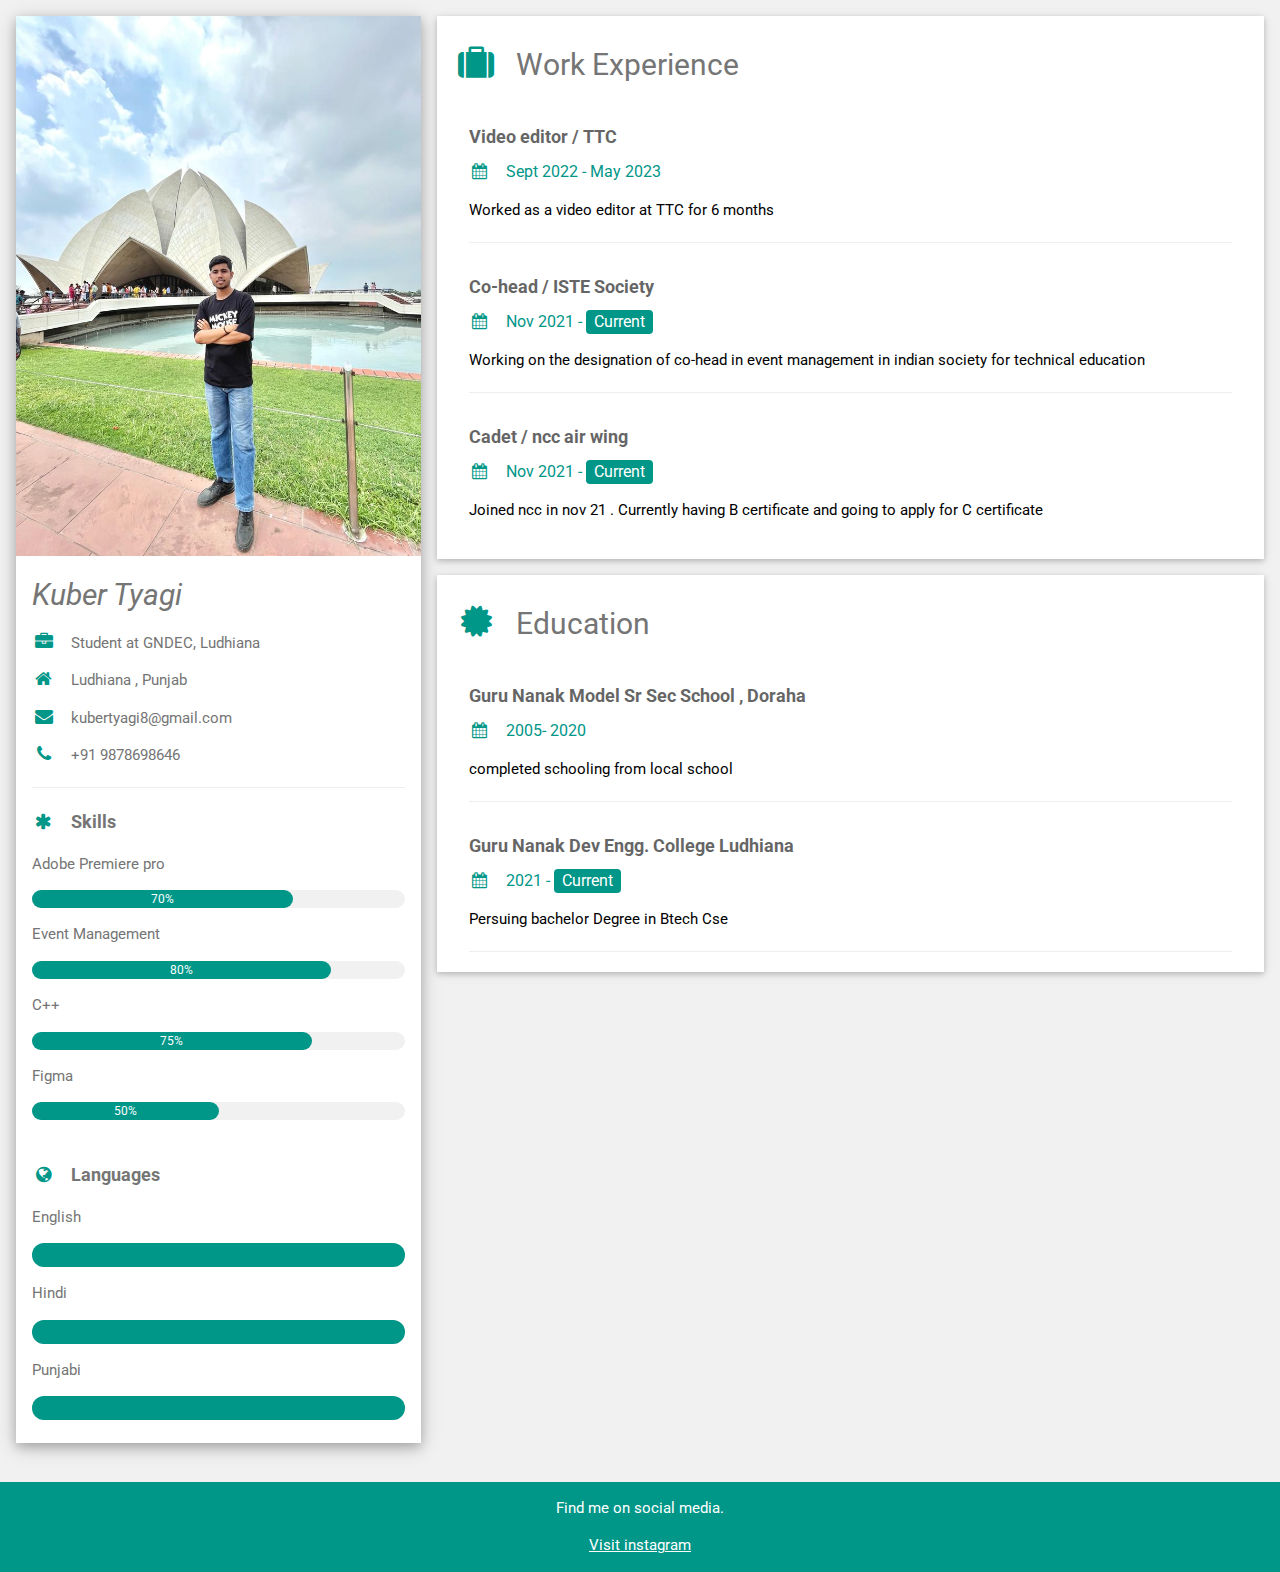
<file: kuber/index.html>
<!DOCTYPE html>
<html>
<head>
<title>KUBER TYAGI RESUME </title>
<meta charset="UTF-8">
<meta name="viewport" content="width=device-width, initial-scale=1">
<link rel="stylesheet" href="https://www.w3schools.com/w3css/4/w3.css">
<link rel='stylesheet' href='https://fonts.googleapis.com/css?family=Roboto'>
<link rel="stylesheet" href="https://cdnjs.cloudflare.com/ajax/libs/font-awesome/4.7.0/css/font-awesome.min.css">
<style>
html,body,h1,h2,h3,h4,h5,h6 {font-family: "Roboto", sans-serif}
</style>
</head>
<body class="w3-light-grey">

<!-- Page Container -->
<div class="w3-content w3-margin-top" style="max-width:1400px;">

  <!-- The Grid -->
  <div class="w3-row-padding">
  
    <!-- Left Column -->
    <div class="w3-third">
    
      <div class="w3-white w3-text-grey w3-card-4">
        <div class="w3-display-container">
          <img src="pic2.jpg" style="width:100%" alt="Avatar">
          <!-- <div class="w3-display-bottomleft w3-container w3-text-white">
            <h2>Kuber Tyagi </h2>
          </div> -->
          
        </div>

        <div class="w3-container"> 
          <p><i class=""><h2>Kuber Tyagi</h2></i>
          <p><i class="fa fa-briefcase fa-fw w3-margin-right w3-large w3-text-teal"></i>Student at GNDEC, Ludhiana </p>
          <p><i class="fa fa-home fa-fw w3-margin-right w3-large w3-text-teal"></i>Ludhiana , Punjab</p>
          <p><i class="fa fa-envelope fa-fw w3-margin-right w3-large w3-text-teal"></i>kubertyagi8@gmail.com</p>
          <p><i class="fa fa-phone fa-fw w3-margin-right w3-large w3-text-teal"></i>+91 9878698646</p>
          <hr>

          <p class="w3-large"><b><i class="fa fa-asterisk fa-fw w3-margin-right w3-text-teal"></i>Skills</b></p>
          <p>Adobe Premiere pro </p>
          <div class="w3-light-grey w3-round-xlarge w3-small">
            <div class="w3-container w3-center w3-round-xlarge w3-teal" style="width:70%">70%</div>
          </div>
          <p>Event Management</p>
          <div class="w3-light-grey w3-round-xlarge w3-small">
            <div class="w3-container w3-center w3-round-xlarge w3-teal" style="width:80%">
              <div class="w3-center w3-text-white">80%</div>
            </div>
          </div>
          <p>C++</p>
          <div class="w3-light-grey w3-round-xlarge w3-small">
            <div class="w3-container w3-center w3-round-xlarge w3-teal" style="width:75%">75%</div>
          </div>
          <p>Figma </p>
          <div class="w3-light-grey w3-round-xlarge w3-small">
            <div class="w3-container w3-center w3-round-xlarge w3-teal" style="width:50%">50%</div>
          </div>
          <br>

          <p class="w3-large w3-text-theme"><b><i class="fa fa-globe fa-fw w3-margin-right w3-text-teal"></i>Languages</b></p>
          <p>English</p>
          <div class="w3-light-grey w3-round-xlarge">
            <div class="w3-round-xlarge w3-teal" style="height:24px;width:100%"></div>
          </div>
          <p>Hindi</p>
          <div class="w3-light-grey w3-round-xlarge">
            <div class="w3-round-xlarge w3-teal" style="height:24px;width:100%"></div>
          </div>
          <p>Punjabi </p>
          <div class="w3-light-grey w3-round-xlarge">
            <div class="w3-round-xlarge w3-teal" style="height:24px;width:100"></div>
          </div>
          <br>
        </div>
      </div><br>

    <!-- End Left Column -->
    </div>

    <!-- Right Column -->
    <div class="w3-twothird">
    
      <div class="w3-container w3-card w3-white w3-margin-bottom">
        <h2 class="w3-text-grey w3-padding-16"><i class="fa fa-suitcase fa-fw w3-margin-right w3-xxlarge w3-text-teal"></i>Work Experience</h2>
        <div class="w3-container">
          <h5 class="w3-opacity"><b>Video editor / TTC </b></h5>
          <h6 class="w3-text-teal"><i class="fa fa-calendar fa-fw w3-margin-right"></i>Sept 2022 - May 2023 </h6>
          <p>Worked as a video editor at TTC for 6 months </p>
          <hr>
        </div>
        <div class="w3-container">
          <h5 class="w3-opacity"><b>Co-head / ISTE Society </b></h5>
          <h6 class="w3-text-teal"><i class="fa fa-calendar fa-fw w3-margin-right"></i>Nov 2021 - <span class="w3-tag w3-teal w3-round">Current</span></h6>
          <p>Working on the designation of co-head in event management in indian society for technical education </p>
          <hr>
        </div>
        <div class="w3-container">
          <h5 class="w3-opacity"><b>Cadet / ncc air wing </b></h5>
          <h6 class="w3-text-teal"><i class="fa fa-calendar fa-fw w3-margin-right"></i>Nov 2021 - <span class="w3-tag w3-teal w3-round">Current</span></h6>
          <p>Joined ncc in nov 21 . Currently having B certificate and going to apply for C certificate </p><br>
        </div>
      </div>

      <div class="w3-container w3-card w3-white">
        <h2 class="w3-text-grey w3-padding-16"><i class="fa fa-certificate fa-fw w3-margin-right w3-xxlarge w3-text-teal"></i>Education</h2>
        <div class="w3-container">
          <h5 class="w3-opacity"><b>Guru Nanak Model Sr Sec School , Doraha </b></h5>
          <h6 class="w3-text-teal"><i class="fa fa-calendar fa-fw w3-margin-right"></i>2005- 2020 </h6>
          <p>completed schooling from local school </p>
          <hr>
        </div>
        <div class="w3-container">
          <h5 class="w3-opacity"><b>Guru Nanak Dev Engg. College Ludhiana </b></h5>
          <h6 class="w3-text-teal"><i class="fa fa-calendar fa-fw w3-margin-right"></i>2021 - <span class="w3-tag w3-teal w3-round">Current</span> </h6>
          <p>Persuing bachelor Degree in Btech Cse </p>
          <hr>
        </div>
        
      </div>

    <!-- End Right Column -->
    </div>
    
  <!-- End Grid -->
  </div>
  
  <!-- End Page Container -->
</div>

<footer class="w3-container w3-teal w3-center w3-margin-top">
  <p>Find me on social media.</p>

  <p><a href="https://instagram.com/ujvl_tyagi?igshid=OGQ5ZDc2ODk2ZA==" target="_blank">Visit instagram </a></p>
 
</footer>

</body>
</html>
</file>
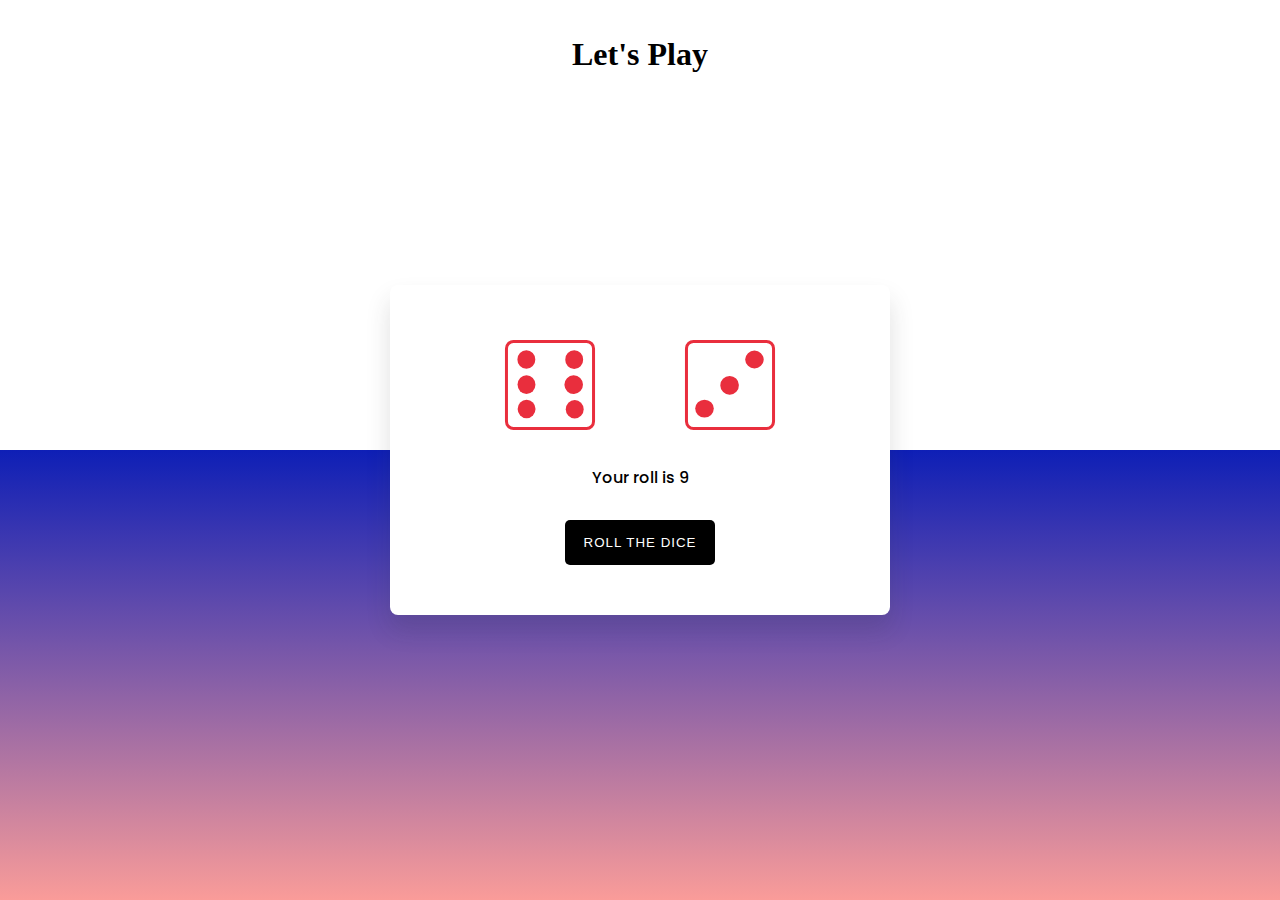
<file: Sukhman gill/ Dice/index.html>
<!DOCTYPE html>
<html lang="en">
<head>
    <meta name="viewport" content="width=device-width, initial-scale=1.0">
    <title>Roll The Dice</title>
    <!-- Google Font -->
    <link href="https://fonts.googleapis.com/css2?family=Poppins:wght@500&display=swap" rel="stylesheet">
    <!-- Stylesheet -->
    <link rel="stylesheet" href="style.css">
</head>
<body>
    <br>
    <br>
    <center><h1>Let's Play</h1></center>
    <div class="container">
        <div class="dice-wrapper">
            <img id="die-1">
            <img id="die-2">
        </div>
        <p id="total"></p>
        <button onclick="roll()">ROLL THE DICE</button>
    </div>
    <!-- Script -->
    <script src="script.js"></script>
</body>
</html>
</file>
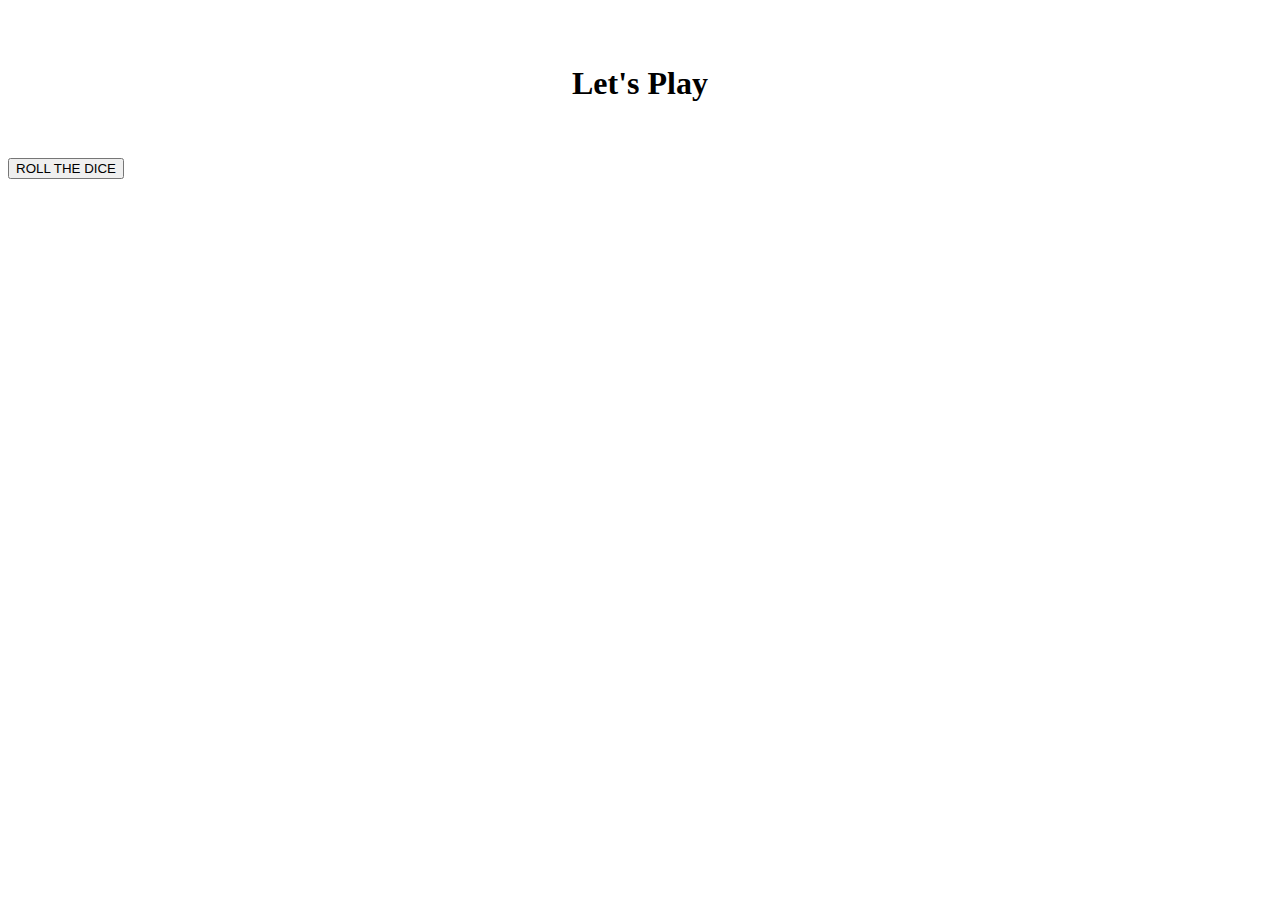
<file: Sukhman gill/Roll The Dice/index.html>
<!DOCTYPE html>
<html lang="en">
<head>
    <meta name="viewport" content="width=device-width, initial-scale=1.0">
    <title>Roll The Dice</title>
    <!--Google Font-->
    <link href="https://fonts.googleapis.com/css2?family=Poppins:wght@500&display=swap" rel="stylesheet">
    <!--Stylesheet-->
    <link rel="stylesheet" href="style.css">
</head>
<body>
    
    <br> <!-- Added space -->
    <br>
    <center><h1>Let's Play</h1></center>
    
    <div class="container">
        
        <div class="dice-wrapper">
            <img id="die-1">
            <img id="die-2">
        </div>
        <p id="total"></p>
        <button onclick="roll()">ROLL THE DICE</button>
    </div>
    <!--Script-->
    <script src="script.js"></script>
</body>
</html>
</file>
<file: Sukhman gill/ Dice/style.css>
* {
    padding: 0;
    margin: 0;
    box-sizing: border-box;
}

body {
    height: 100vh;
    background: linear-gradient(#0e1fb6, #fa9c99) 0 100% no-repeat;
    background-size: 100% 50%;
}

.container {
    width: 500px;
    padding: 50px;
    position: absolute;
    transform: translate(-50%, -50%);
    top: 50%;
    left: 50%;
    background-color: #ffffff;
    box-shadow: 0 15px 25px rgba(50, 50, 50, 0.15);
    border-radius: 8px;
    display: flex;
    flex-direction: column;
    align-items: center;
    font-family: "Poppins", sans-serif;
}

.dice-wrapper {
    width: 90%;
    display: flex;
    justify-content: space-around;
}

p {
    font-size: 16px;
    margin: 30px 0;
    font-weight: 500;
}

button {
    background-color: #000000;
    border: none;
    outline: none;
    color: #ffffff;
    padding: 15px 0;
    width: 150px;
    letter-spacing: 1px;
    border-radius: 5px;
    cursor: pointer;
    transition: background-color 0.3s;
}

button:hover {
    background-color: #bdb4b4;
}

.shake {
    animation: shake-rotate 0.5s infinite;
}

@keyframes shake-rotate {
    0% {
        transform: rotate(0deg);
    }
    25% {
        transform: rotate(90deg);
    }
    50% {
        transform: rotate(180deg);
    }
    75% {
        transform: rotate(270deg);
    }
    100% {
        transform: rotate(360deg);
    }
}
</file>
<file: Sukhman gill/Roll The Dice/style.css>
/* Add this CSS code at the end of the existing code */
.dice-wrapper img.shake {
    animation: shake 0.6s infinite;
  }
  
  @keyframes shake {
    0% {
      transform: rotate(8deg);
    }
    50% {
      transform: rotate(-8deg);
    }
    100% {
      transform: rotate(8deg);
    }
  }
  
  .dice-wrapper img.rotate {
    animation: rotate 3s;
    animation-fill-mode: forwards;
  }
  
  @keyframes rotate {
    0% {
      transform: rotate(0deg);
    }
    100% {
      transform: rotate(360deg);
    }
  }
</file>
